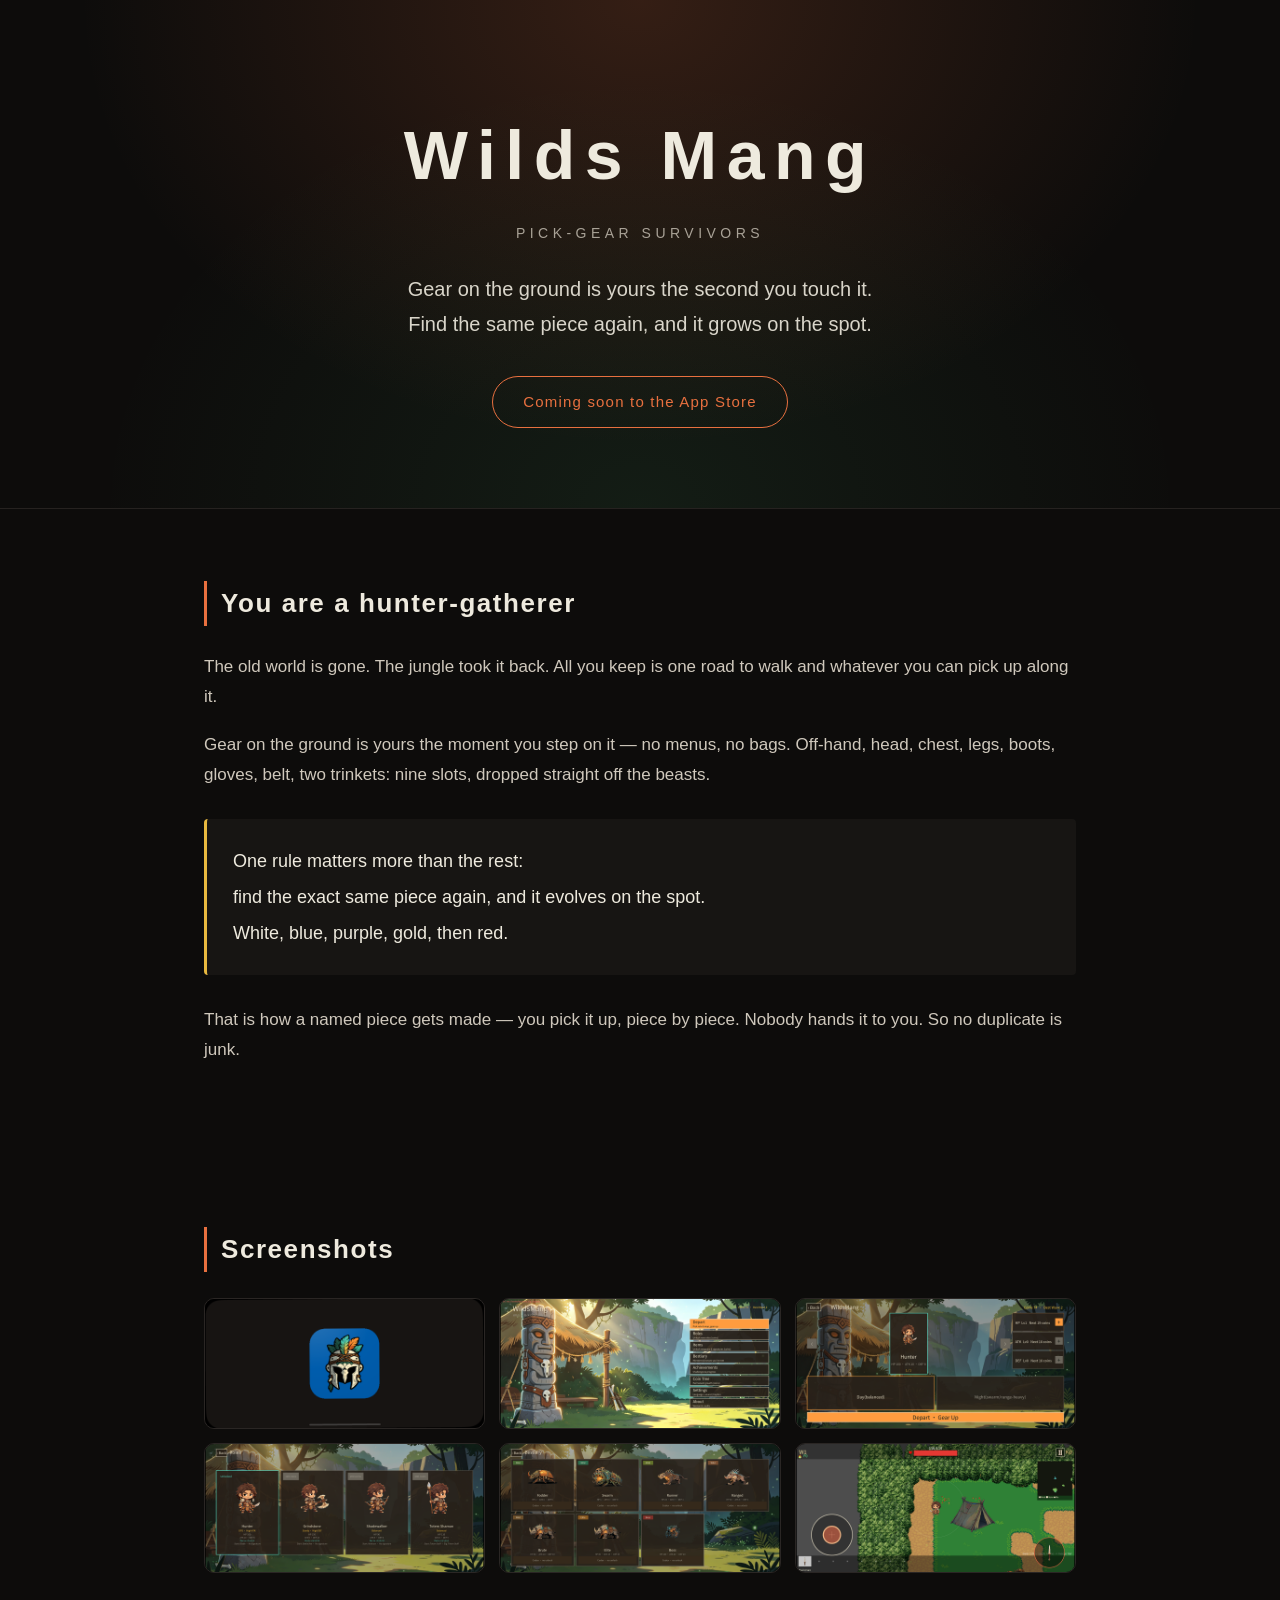
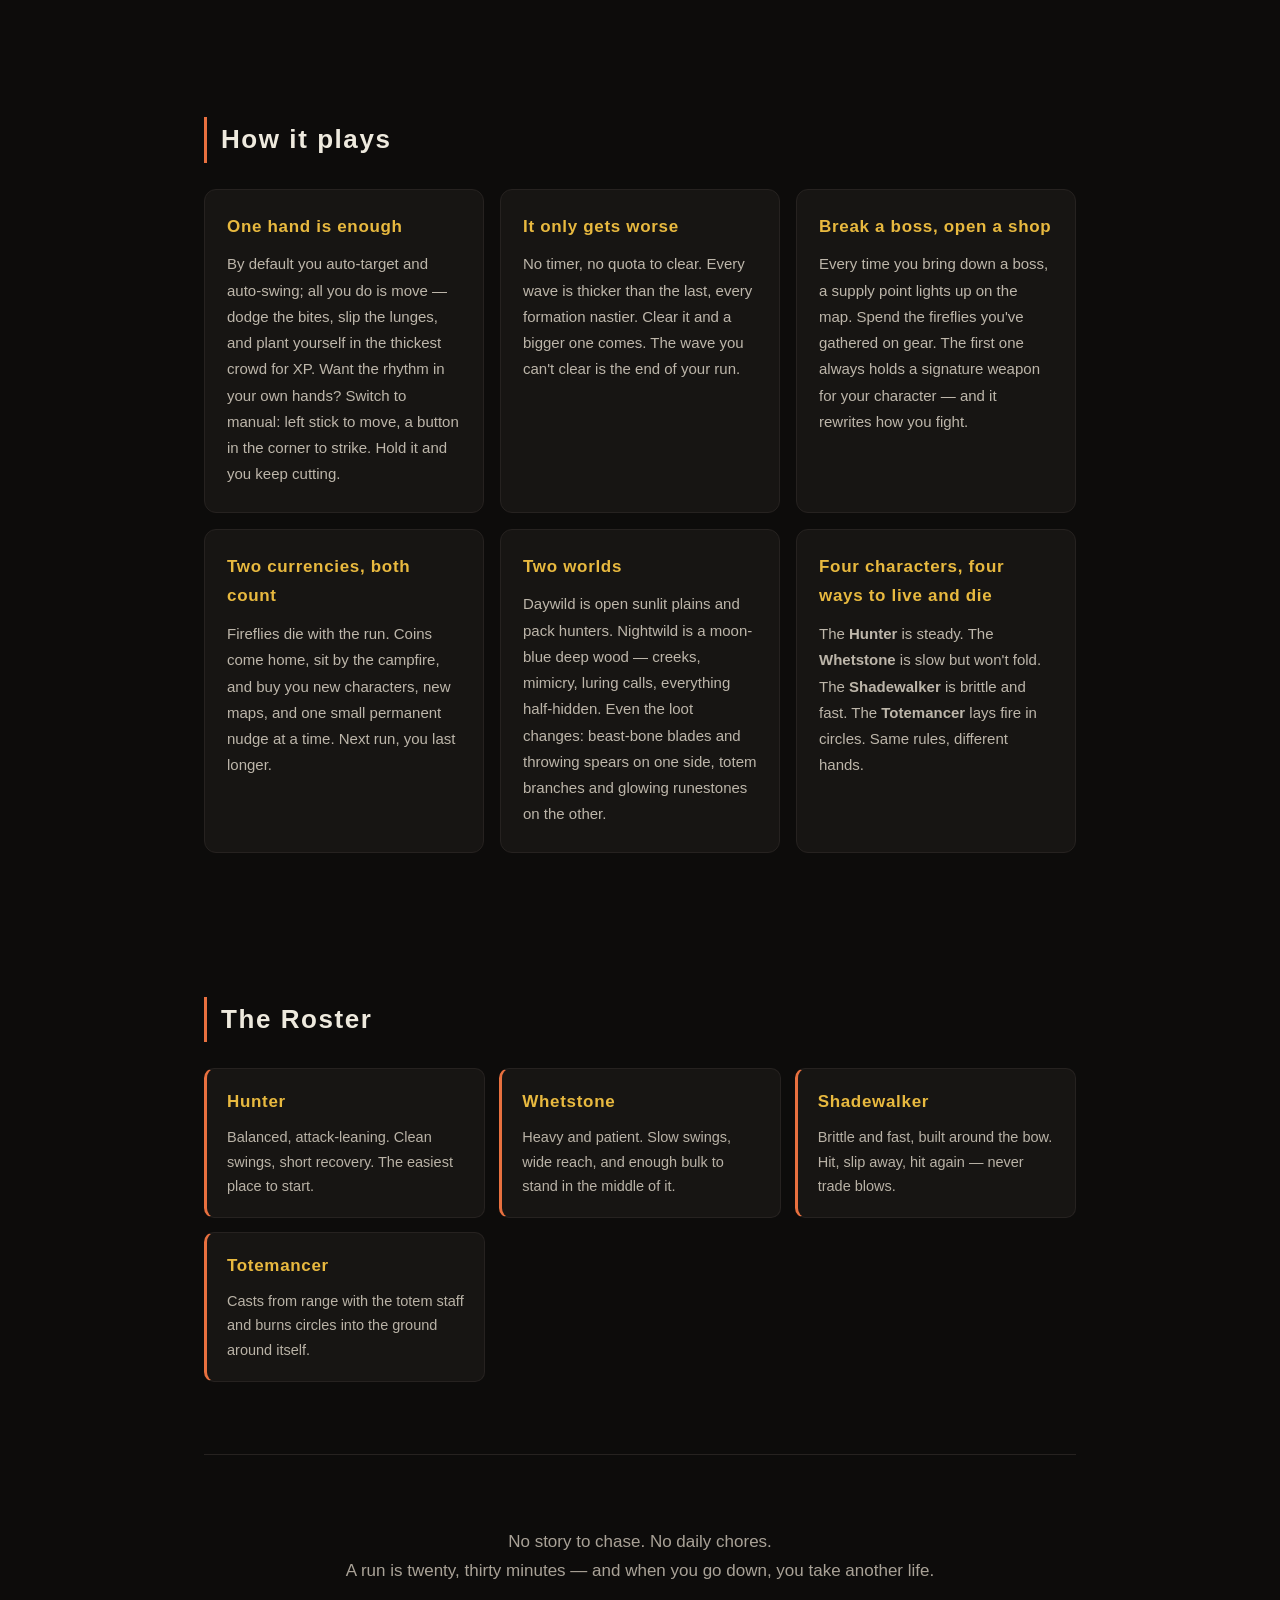
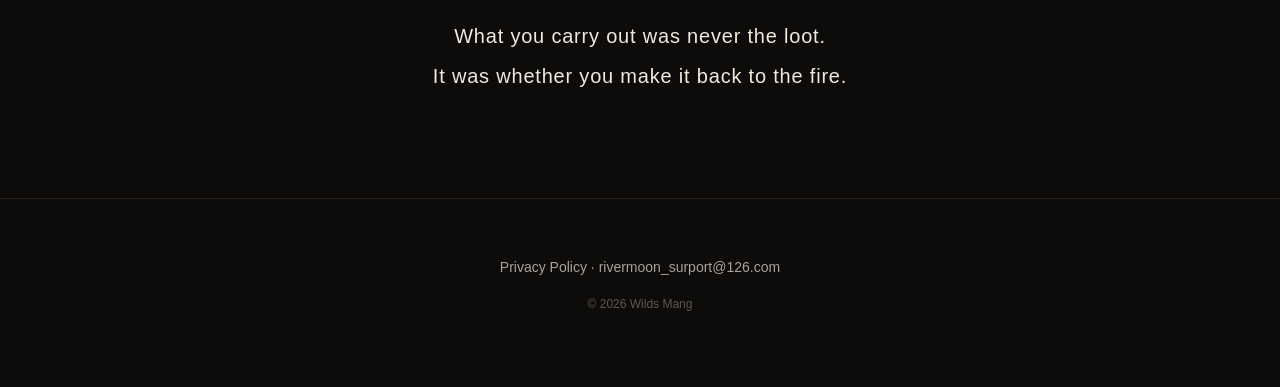
<file: index.html>
<!DOCTYPE html>
<html lang="en">
<head>
<meta charset="UTF-8">
<meta name="viewport" content="width=device-width, initial-scale=1.0">
<title>Wilds Mang</title>
<meta name="description" content="Wilds Mang — a one-handed wave-survival game. Gear on the ground is yours the moment you step on it, and finding it again makes it stronger.">
<link rel="stylesheet" href="style.css">
</head>
<body>

<header class="hero">
  <div class="hero-inner">
    <h1>Wilds&nbsp;Mang</h1>
    <p class="sub">Pick-Gear Survivors</p>
    <p class="tagline">Gear on the ground is yours the second you touch it.<br>Find the same piece again, and it grows on the spot.</p>
    <div class="cta">
      <span class="btn">Coming soon to the App&nbsp;Store</span>
    </div>
  </div>
</header>

<main>

<section class="story">
  <h2>You are a hunter-gatherer</h2>
  <p>
    The old world is gone. The jungle took it back.
    All you keep is one road to walk and whatever you can pick up along it.
  </p>
  <p>
    Gear on the ground is yours the moment you step on it — no menus, no bags.
    Off-hand, head, chest, legs, boots, gloves, belt, two trinkets: nine slots,
    dropped straight off the beasts.
  </p>
  <p class="highlight">
    One rule matters more than the rest:<br>
    find the exact same piece again, and it evolves on the spot.<br>
    White, blue, purple, gold, then red.
  </p>
  <p>
    That is how a named piece gets made — you pick it up, piece by piece.
    Nobody hands it to you. So no duplicate is junk.
  </p>
</section>

<section class="shots">
  <h2>Screenshots</h2>
  <div class="grid">
    <img src="shots/1.png" alt="Looting gear and fighting" loading="lazy">
    <img src="shots/2.png" alt="Merging duplicates to evolve a piece" loading="lazy">
    <img src="shots/3.png" alt="Dodging the horde" loading="lazy">
    <img src="shots/4.png" alt="Boss fight" loading="lazy">
    <img src="shots/5.png" alt="Signature weapon" loading="lazy">
    <img src="shots/6.png" alt="Daywild and Nightwild" loading="lazy">
  </div>
</section>

<section class="features">
  <h2>How it plays</h2>
  <div class="cards">
    <article>
      <h3>One hand is enough</h3>
      <p>By default you auto-target and auto-swing; all you do is move — dodge the bites, slip the lunges, and plant yourself in the thickest crowd for XP. Want the rhythm in your own hands? Switch to manual: left stick to move, a button in the corner to strike. Hold it and you keep cutting.</p>
    </article>
    <article>
      <h3>It only gets worse</h3>
      <p>No timer, no quota to clear. Every wave is thicker than the last, every formation nastier. Clear it and a bigger one comes. The wave you can't clear is the end of your run.</p>
    </article>
    <article>
      <h3>Break a boss, open a shop</h3>
      <p>Every time you bring down a boss, a supply point lights up on the map. Spend the fireflies you've gathered on gear. The first one always holds a signature weapon for your character — and it rewrites how you fight.</p>
    </article>
    <article>
      <h3>Two currencies, both count</h3>
      <p>Fireflies die with the run. Coins come home, sit by the campfire, and buy you new characters, new maps, and one small permanent nudge at a time. Next run, you last longer.</p>
    </article>
    <article>
      <h3>Two worlds</h3>
      <p>Daywild is open sunlit plains and pack hunters. Nightwild is a moon-blue deep wood — creeks, mimicry, luring calls, everything half-hidden. Even the loot changes: beast-bone blades and throwing spears on one side, totem branches and glowing runestones on the other.</p>
    </article>
    <article>
      <h3>Four characters, four ways to live and die</h3>
      <p>The <strong>Hunter</strong> is steady. The <strong>Whetstone</strong> is slow but won't fold. The <strong>Shadewalker</strong> is brittle and fast. The <strong>Totemancer</strong> lays fire in circles. Same rules, different hands.</p>
    </article>
  </div>
</section>

<section class="roster">
  <h2>The Roster</h2>
  <div class="roster-grid">
    <div class="role">
      <h4>Hunter</h4>
      <p class="role-line">Balanced, attack-leaning. Clean swings, short recovery. The easiest place to start.</p>
    </div>
    <div class="role">
      <h4>Whetstone</h4>
      <p class="role-line">Heavy and patient. Slow swings, wide reach, and enough bulk to stand in the middle of it.</p>
    </div>
    <div class="role">
      <h4>Shadewalker</h4>
      <p class="role-line">Brittle and fast, built around the bow. Hit, slip away, hit again — never trade blows.</p>
    </div>
    <div class="role">
      <h4>Totemancer</h4>
      <p class="role-line">Casts from range with the totem staff and burns circles into the ground around itself.</p>
    </div>
  </div>
</section>

<section class="end">
  <p>No story to chase. No daily chores.<br>A run is twenty, thirty minutes — and when you go down, you take another life.</p>
  <p class="quote">What you carry out was never the loot.<br>It was whether you make it back to the fire.</p>
</section>

</main>

<footer>
  <p>
    <a href="privacy.html">Privacy Policy</a>
    <span>·</span>
    <a href="mailto:rivermoon_surport@126.com">rivermoon_surport@126.com</a>
  </p>
  <p class="copy">© 2026 Wilds Mang</p>
</footer>

</body>
</html>
</file>
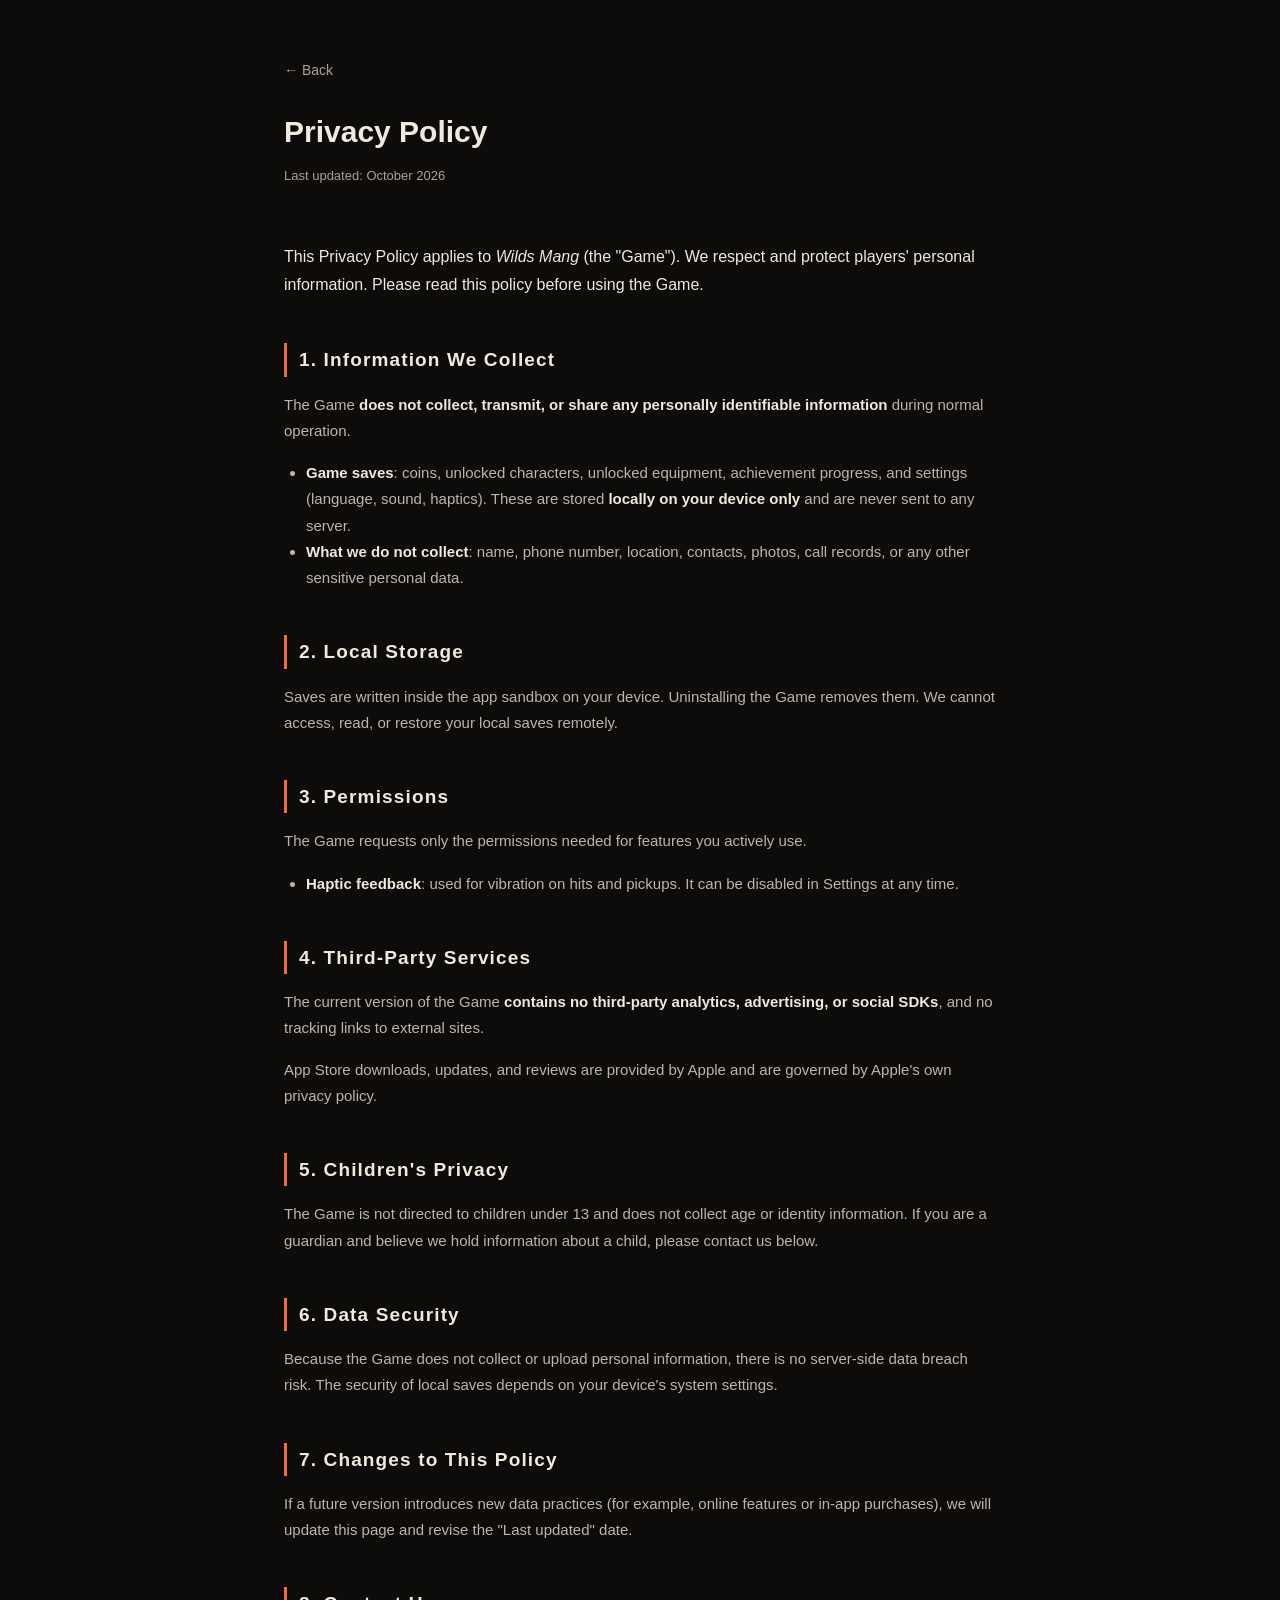
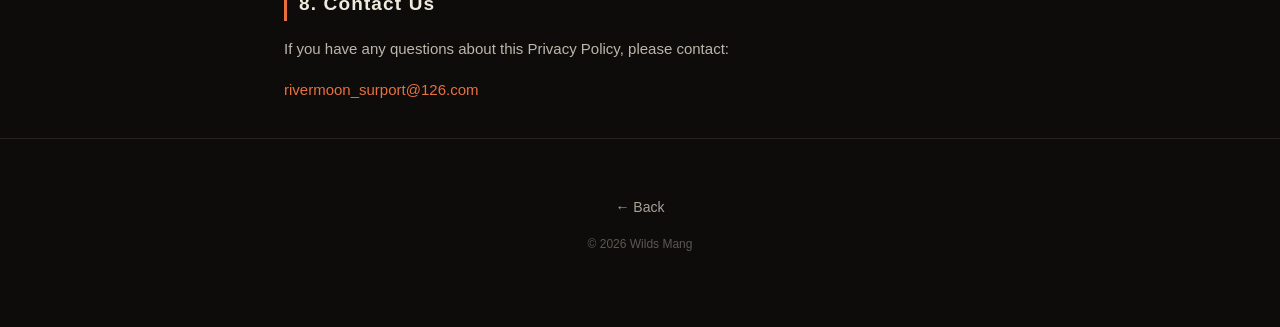
<file: privacy.html>
<!DOCTYPE html>
<html lang="en">
<head>
<meta charset="UTF-8">
<meta name="viewport" content="width=device-width, initial-scale=1.0">
<title>Privacy Policy · Wilds Mang</title>
<meta name="description" content="Privacy Policy for Wilds Mang">
<link rel="stylesheet" href="style.css">
</head>
<body class="doc">

<header class="doc-head">
  <a href="index.html" class="back">← Back</a>
  <h1>Privacy Policy</h1>
  <p class="meta">Last updated: October 2026</p>
</header>

<main class="doc-body">

<p class="lead">
  This Privacy Policy applies to <em>Wilds Mang</em> (the "Game").
  We respect and protect players' personal information. Please read this policy before using the Game.
</p>

<h2>1. Information We Collect</h2>
<p>
  The Game <strong>does not collect, transmit, or share any personally identifiable information</strong>
  during normal operation.
</p>
<ul>
  <li><strong>Game saves</strong>: coins, unlocked characters, unlocked equipment, achievement progress,
      and settings (language, sound, haptics). These are stored <strong>locally on your device only</strong>
      and are never sent to any server.</li>
  <li><strong>What we do not collect</strong>: name, phone number, location, contacts, photos,
      call records, or any other sensitive personal data.</li>
</ul>

<h2>2. Local Storage</h2>
<p>
  Saves are written inside the app sandbox on your device. Uninstalling the Game removes them.
  We cannot access, read, or restore your local saves remotely.
</p>

<h2>3. Permissions</h2>
<p>The Game requests only the permissions needed for features you actively use.</p>
<ul>
  <li><strong>Haptic feedback</strong>: used for vibration on hits and pickups.
      It can be disabled in Settings at any time.</li>
</ul>

<h2>4. Third-Party Services</h2>
<p>
  The current version of the Game <strong>contains no third-party analytics, advertising, or social SDKs</strong>,
  and no tracking links to external sites.
</p>
<p>
  App Store downloads, updates, and reviews are provided by Apple and are governed by Apple's own privacy policy.
</p>

<h2>5. Children's Privacy</h2>
<p>
  The Game is not directed to children under 13 and does not collect age or identity information.
  If you are a guardian and believe we hold information about a child, please contact us below.
</p>

<h2>6. Data Security</h2>
<p>
  Because the Game does not collect or upload personal information, there is no server-side data breach risk.
  The security of local saves depends on your device's system settings.
</p>

<h2>7. Changes to This Policy</h2>
<p>
  If a future version introduces new data practices (for example, online features or in-app purchases),
  we will update this page and revise the "Last updated" date.
</p>

<h2>8. Contact Us</h2>
<p>If you have any questions about this Privacy Policy, please contact:</p>
<p class="contact">
  <a href="mailto:rivermoon_surport@126.com">rivermoon_surport@126.com</a>
</p>

</main>

<footer>
  <p><a href="index.html">← Back</a></p>
  <p class="copy">© 2026 Wilds Mang</p>
</footer>

</body>
</html>
</file>
<file: style.css>
:root {
  --bg: #0d0c0b;
  --panel: #171513;
  --bone: #eeeade;
  --ash: #a9a297;
  --ember: #e8703f;
  --gold: #e8b93f;
  --firefly: #5fe08a;
}

* { box-sizing: border-box; }

body {
  margin: 0;
  background: var(--bg);
  color: var(--bone);
  font-family: -apple-system, BlinkMacSystemFont, "PingFang SC", "Noto Sans SC",
               "Helvetica Neue", Arial, sans-serif;
  line-height: 1.75;
  -webkit-font-smoothing: antialiased;
}

a { color: var(--ember); text-decoration: none; }
a:hover { text-decoration: underline; }

/* ---------- Hero ---------- */
.hero {
  padding: 96px 24px 80px;
  text-align: center;
  background:
    radial-gradient(ellipse at 50% 0%, rgba(232, 112, 63, .18), transparent 62%),
    radial-gradient(ellipse at 50% 100%, rgba(95, 224, 138, .08), transparent 60%),
    var(--bg);
  border-bottom: 1px solid #262220;
}

.hero h1 {
  margin: 0;
  font-size: clamp(38px, 8vw, 68px);
  letter-spacing: .14em;
  font-weight: 800;
}

.hero .sub {
  margin: 6px 0 26px;
  color: var(--ash);
  letter-spacing: .32em;
  font-size: 14px;
  text-transform: uppercase;
}

.hero .tagline {
  margin: 0 auto;
  max-width: 620px;
  font-size: clamp(16px, 2.4vw, 20px);
  color: var(--bone);
  opacity: .9;
}

.cta { margin-top: 34px; }

.btn {
  display: inline-block;
  padding: 12px 30px;
  border: 1px solid var(--ember);
  border-radius: 999px;
  color: var(--ember);
  font-size: 15px;
  letter-spacing: .08em;
}

/* ---------- Sections ---------- */
main { max-width: 920px; margin: 0 auto; padding: 0 24px; }

section { padding: 72px 0; }

h2 {
  font-size: 26px;
  letter-spacing: .06em;
  margin: 0 0 26px;
  padding-left: 14px;
  border-left: 3px solid var(--ember);
}

.story p {
  margin: 0 0 18px;
  color: #cfc8bc;
  font-size: 17px;
}

.story .highlight {
  margin: 30px 0;
  padding: 24px 26px;
  background: var(--panel);
  border-left: 3px solid var(--gold);
  border-radius: 4px;
  color: var(--bone);
  font-size: 18px;
  line-height: 2;
}

/* ---------- Screenshots ---------- */
.grid {
  display: grid;
  grid-template-columns: repeat(auto-fit, minmax(240px, 1fr));
  gap: 14px;
}

.grid img {
  width: 100%;
  height: auto;
  display: block;
  border-radius: 10px;
  border: 1px solid #2a2624;
  background: var(--panel);
}

/* ---------- Feature cards ---------- */
.cards {
  display: grid;
  grid-template-columns: repeat(auto-fit, minmax(280px, 1fr));
  gap: 16px;
}

.cards article {
  background: var(--panel);
  border: 1px solid #262220;
  border-radius: 12px;
  padding: 22px 22px 8px;
}

.cards h3 {
  margin: 0 0 10px;
  font-size: 17px;
  color: var(--gold);
  letter-spacing: .04em;
}

.cards p {
  margin: 0 0 16px;
  color: #bdb6aa;
  font-size: 15px;
}


/* ---------- Roster ---------- */
.roster-grid {
  display: grid;
  grid-template-columns: repeat(auto-fit, minmax(220px, 1fr));
  gap: 14px;
}

.role {
  background: var(--panel);
  border: 1px solid #262220;
  border-left: 3px solid var(--ember);
  border-radius: 10px;
  padding: 18px 20px;
}

.role h4 {
  margin: 0 0 8px;
  font-size: 17px;
  color: var(--gold);
  letter-spacing: .04em;
}

.role-line {
  margin: 0;
  color: #b9b2a6;
  font-size: 14.5px;
  line-height: 1.7;
}

/* ---------- Closing ---------- */
.end {
  text-align: center;
  border-top: 1px solid #262220;
}

.end p { color: var(--ash); font-size: 17px; margin: 0 0 30px; }

.end .quote {
  color: var(--bone);
  font-size: 20px;
  line-height: 2;
  letter-spacing: .04em;
}

/* ---------- Footer ---------- */
footer {
  text-align: center;
  padding: 42px 24px 60px;
  border-top: 1px solid #262220;
  color: var(--ash);
  font-size: 14px;
}

footer a { color: var(--ash); }
footer a:hover { color: var(--ember); }
footer .copy { margin-top: 12px; opacity: .5; font-size: 12px; }

/* ---------- Doc pages (privacy) ---------- */
.doc-head {
  max-width: 760px;
  margin: 0 auto;
  padding: 56px 24px 0;
}

.doc-head .back { font-size: 14px; color: var(--ash); }
.doc-head h1 { font-size: 30px; margin: 22px 0 6px; }
.doc-head .meta { color: var(--ash); font-size: 13px; margin: 0; }

.doc-body {
  max-width: 760px;
  padding: 40px 24px 20px;
}

.doc-body .lead { color: var(--bone); font-size: 16px; }

.doc-body h2 {
  font-size: 19px;
  border-left: 3px solid var(--ember);
  margin: 44px 0 14px;
  padding-left: 12px;
}

.doc-body h3 {
  font-size: 16px;
  color: var(--gold);
  margin: 32px 0 10px;
}

.doc-body p, .doc-body li { color: #bdb6aa; font-size: 15px; }

.doc-body ul { padding-left: 22px; }

.doc-body strong { color: var(--bone); }

.doc-body hr {
  border: 0;
  border-top: 1px solid #262220;
  margin: 60px 0 20px;
}

.contact { font-size: 17px; }
.contact a { color: var(--ember); }

@media (max-width: 520px) {
  section { padding: 52px 0; }
  .hero { padding: 64px 20px 56px; }
}
</file>
